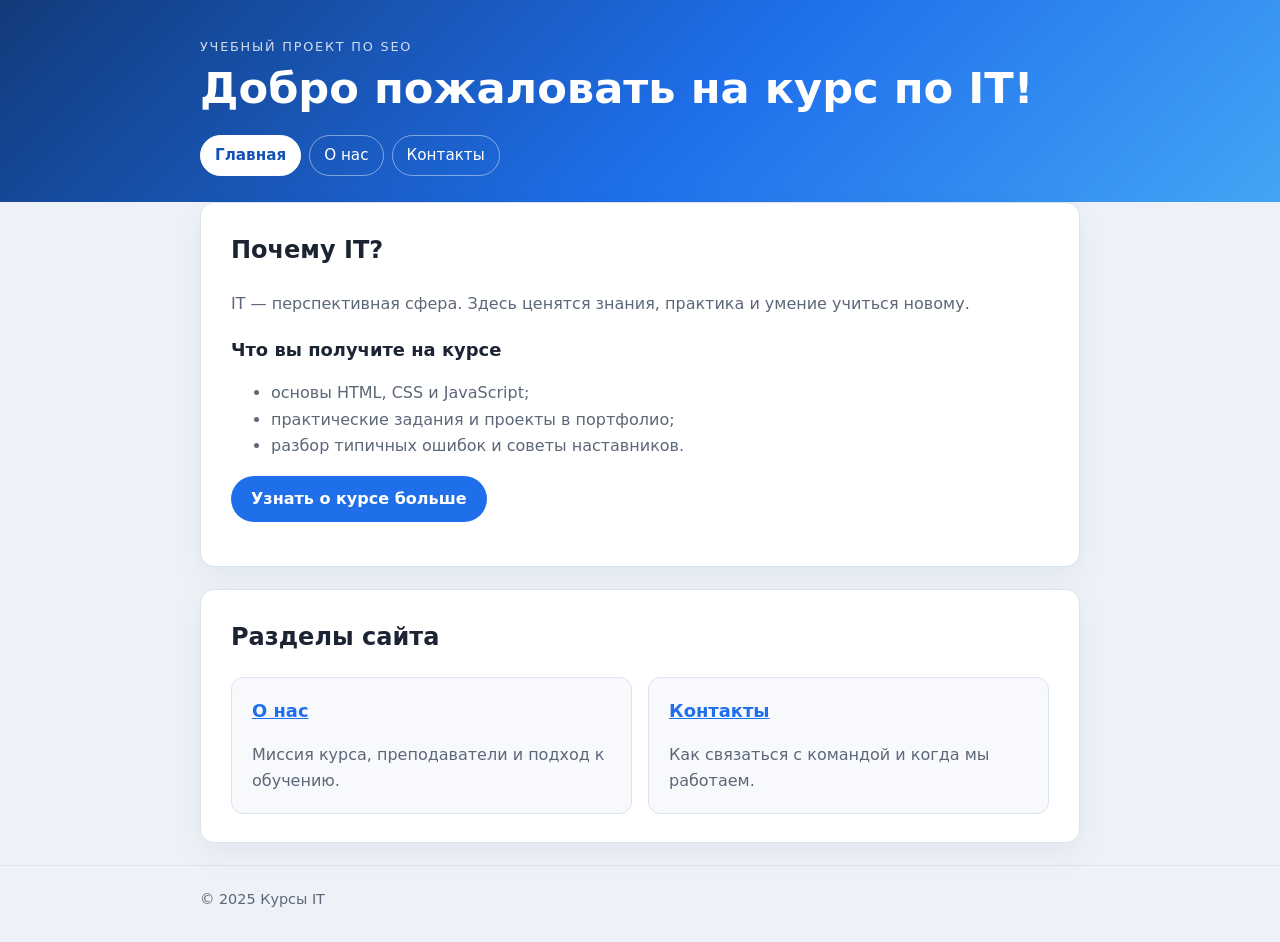
<file: index.html>
<!DOCTYPE html>
<html lang="ru">
<head>
  <meta charset="UTF-8">
  <title>Курсы IT — Главная</title>
  <meta name="description" content="Учебный сайт про курсы IT. SEO-анализ сайта на GitHub Pages.">
  <meta name="keywords" content="курсы, IT, программирование, веб-разработка, SEO">
  <meta name="robots" content="index, follow">
  <meta name="viewport" content="width=device-width, initial-scale=1">
  <link rel="canonical" href="https://dabdasovvalentin-max.github.io/dval-repo/index.html">
  <meta property="og:type" content="website">
  <meta property="og:locale" content="ru_RU">
  <meta property="og:title" content="Курсы IT — Учебный сайт">
  <meta property="og:description" content="Учебный сайт про курсы IT. SEO-анализ сайта.">
  <meta property="og:url" content="https://dabdasovvalentin-max.github.io/dval-repo/index.html">
  <meta name="twitter:card" content="summary">
  <meta name="theme-color" content="#1f6feb">
  <link rel="icon" href="data:image/svg+xml,<svg xmlns='http://www.w3.org/2000/svg' viewBox='0 0 100 100'><text y='.9em' font-size='90'>💻</text></svg>">
  <link rel="stylesheet" href="style.css">
</head>
<body>
  <a class="skip-link" href="#main">Перейти к содержимому</a>

  <header class="site-header">
    <div class="container">
      <p class="site-label">Учебный проект по SEO</p>
      <h1>Добро пожаловать на курс по IT!</h1>
      <nav aria-label="Основная навигация">
        <ul class="nav-list">
          <li><a href="index.html" aria-current="page">Главная</a></li>
          <li><a href="about.html">О нас</a></li>
          <li><a href="contacts.html">Контакты</a></li>
        </ul>
      </nav>
    </div>
  </header>

  <main id="main" class="container">
    <article class="card">
      <h2>Почему IT?</h2>
      <p>IT — перспективная сфера. Здесь ценятся знания, практика и умение учиться новому.</p>
      <h3>Что вы получите на курсе</h3>
      <ul>
        <li>основы HTML, CSS и JavaScript;</li>
        <li>практические задания и проекты в портфолио;</li>
        <li>разбор типичных ошибок и советы наставников.</li>
      </ul>
      <p><a class="button" href="about.html">Узнать о курсе больше</a></p>
    </article>

    <section class="card" aria-labelledby="pages-title">
      <h2 id="pages-title">Разделы сайта</h2>
      <div class="grid">
        <article class="tile">
          <h3><a href="about.html">О нас</a></h3>
          <p>Миссия курса, преподаватели и подход к обучению.</p>
        </article>
        <article class="tile">
          <h3><a href="contacts.html">Контакты</a></h3>
          <p>Как связаться с командой и когда мы работаем.</p>
        </article>
      </div>
    </section>
  </main>

  <footer class="site-footer">
    <div class="container">
      <p>&copy; 2025 Курсы IT</p>
    </div>
  </footer>
</body>
</html>
</file>
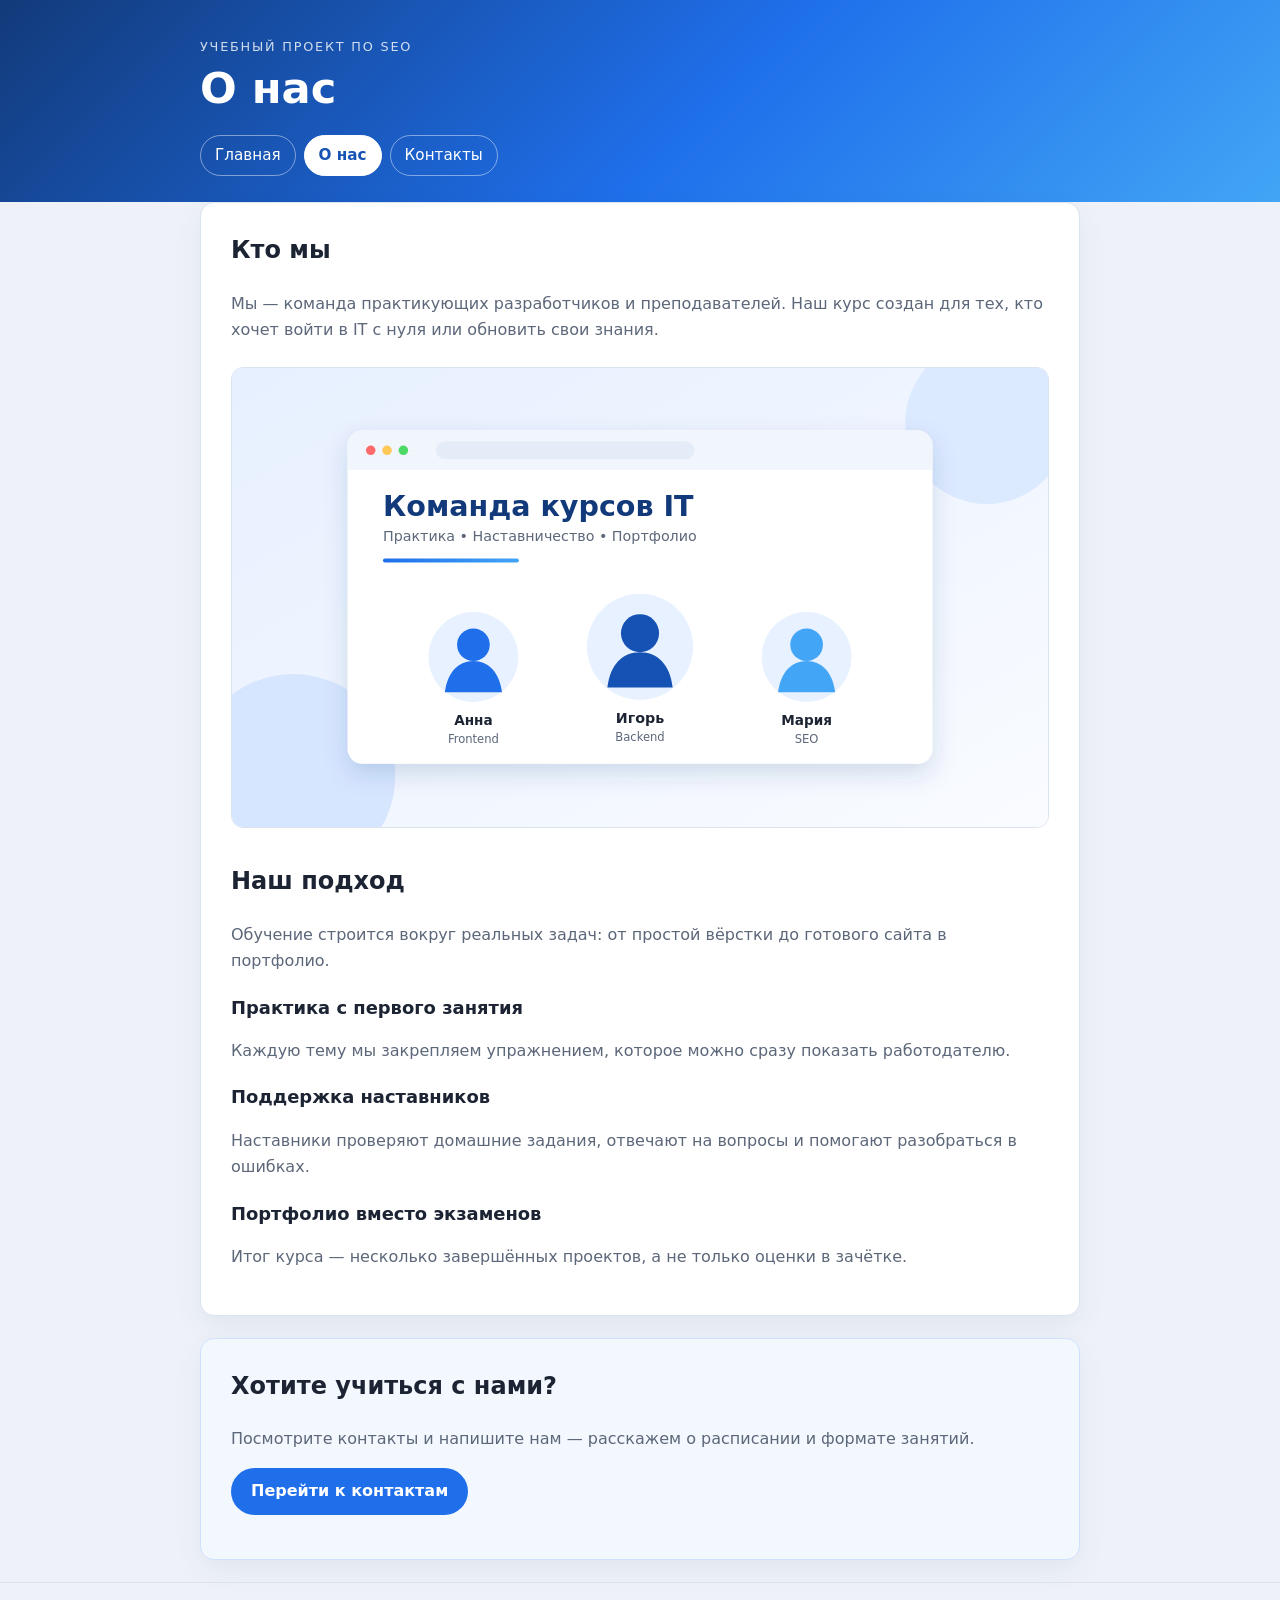
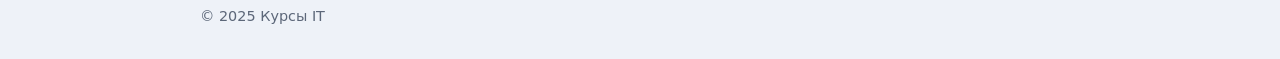
<file: about.html>
<!DOCTYPE html>
<html lang="ru">
<head>
  <meta charset="UTF-8">
  <title>О нас — Курсы IT</title>
  <meta name="description" content="О школе курсов IT: миссия, преподаватели и подход к обучению. Узнайте, как мы помогаем освоить программирование с нуля.">
  <meta name="keywords" content="о курсах IT, преподаватели, обучение программированию, школа IT">
  <meta name="robots" content="index, follow">
  <meta name="viewport" content="width=device-width, initial-scale=1">
  <link rel="canonical" href="https://dabdasovvalentin-max.github.io/dval-repo/about.html">
  <meta property="og:type" content="website">
  <meta property="og:locale" content="ru_RU">
  <meta property="og:title" content="О нас — Курсы IT">
  <meta property="og:description" content="Миссия, преподаватели и подход к обучению на курсах IT.">
  <meta property="og:url" content="https://dabdasovvalentin-max.github.io/dval-repo/about.html">
  <meta name="twitter:card" content="summary">
  <meta name="theme-color" content="#1f6feb">
  <link rel="icon" href="data:image/svg+xml,<svg xmlns='http://www.w3.org/2000/svg' viewBox='0 0 100 100'><text y='.9em' font-size='90'>💻</text></svg>">
  <link rel="stylesheet" href="style.css">
</head>
<body>
  <a class="skip-link" href="#main">Перейти к содержимому</a>

  <header class="site-header">
    <div class="container">
      <p class="site-label">Учебный проект по SEO</p>
      <h1>О нас</h1>
      <nav aria-label="Основная навигация">
        <ul class="nav-list">
          <li><a href="index.html">Главная</a></li>
          <li><a href="about.html" aria-current="page">О нас</a></li>
          <li><a href="contacts.html">Контакты</a></li>
        </ul>
      </nav>
    </div>
  </header>

  <main id="main" class="container">
    <article class="card">
      <h2>Кто мы</h2>
      <p>Мы — команда практикующих разработчиков и преподавателей. Наш курс создан для тех, кто хочет войти в IT с нуля или обновить свои знания.</p>

      <img class="page-image" src="images/about-team.svg" width="1200" height="675" alt="Команда преподавателей курсов IT за работой над учебным веб-проектом">

      <h2>Наш подход</h2>
      <p>Обучение строится вокруг реальных задач: от простой вёрстки до готового сайта в портфолио.</p>

      <h3>Практика с первого занятия</h3>
      <p>Каждую тему мы закрепляем упражнением, которое можно сразу показать работодателю.</p>

      <h3>Поддержка наставников</h3>
      <p>Наставники проверяют домашние задания, отвечают на вопросы и помогают разобраться в ошибках.</p>

      <h3>Портфолио вместо экзаменов</h3>
      <p>Итог курса — несколько завершённых проектов, а не только оценки в зачётке.</p>
    </article>

    <section class="card callout" aria-labelledby="next-title">
      <h2 id="next-title">Хотите учиться с нами?</h2>
      <p>Посмотрите контакты и напишите нам — расскажем о расписании и формате занятий.</p>
      <p><a class="button" href="contacts.html">Перейти к контактам</a></p>
    </section>
  </main>

  <footer class="site-footer">
    <div class="container">
      <p>&copy; 2025 Курсы IT</p>
    </div>
  </footer>
</body>
</html>
</file>
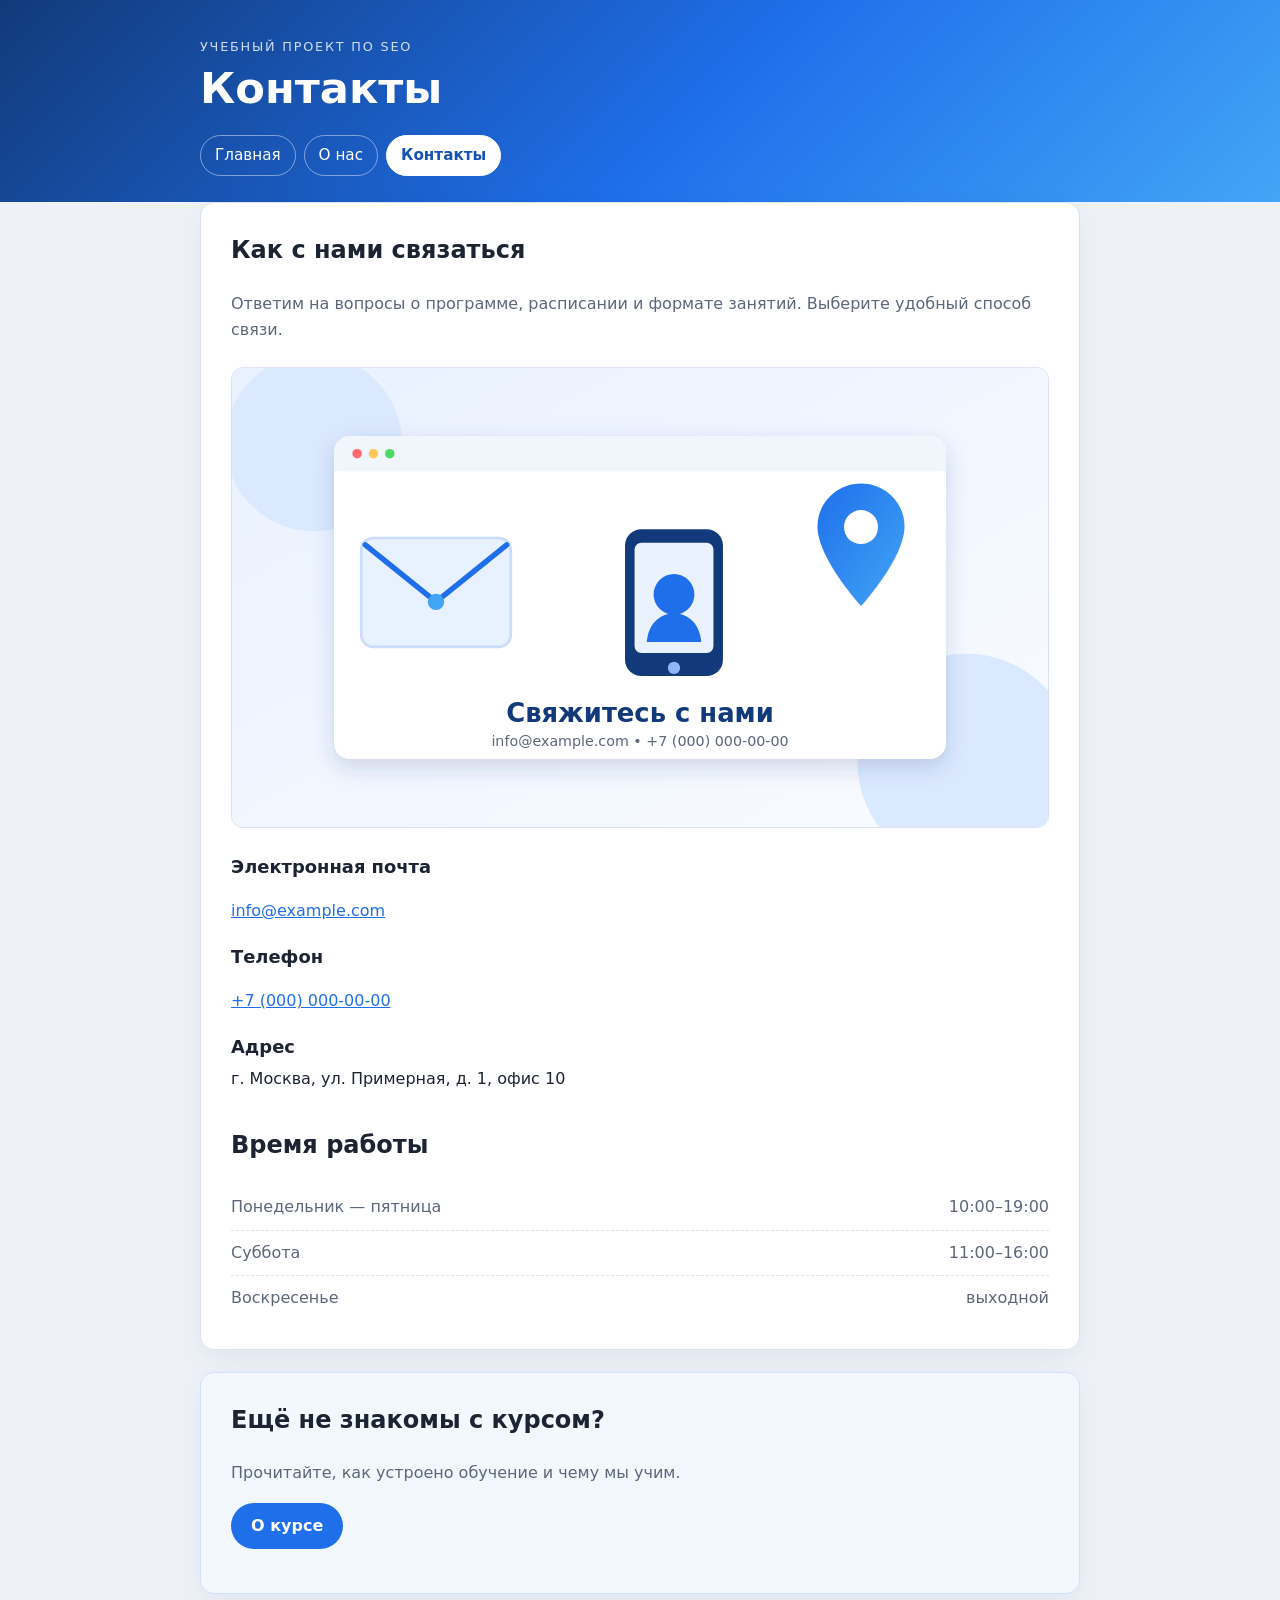
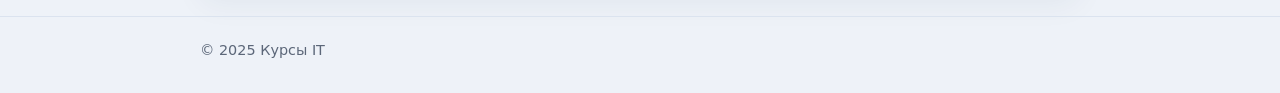
<file: contacts.html>
<!DOCTYPE html>
<html lang="ru">
<head>
  <meta charset="UTF-8">
  <title>Контакты — Курсы IT</title>
  <meta name="description" content="Контакты курсов IT: электронная почта, телефон и адрес офиса. Свяжитесь с нами, чтобы узнать о расписании и стоимости обучения.">
  <meta name="keywords" content="контакты курсов IT, записаться на курс, обучение программированию, офис">
  <meta name="robots" content="index, follow">
  <meta name="viewport" content="width=device-width, initial-scale=1">
  <link rel="canonical" href="https://dabdasovvalentin-max.github.io/dval-repo/contacts.html">
  <meta property="og:type" content="website">
  <meta property="og:locale" content="ru_RU">
  <meta property="og:title" content="Контакты — Курсы IT">
  <meta property="og:description" content="Электронная почта, телефон и адрес офиса курсов IT.">
  <meta property="og:url" content="https://dabdasovvalentin-max.github.io/dval-repo/contacts.html">
  <meta name="twitter:card" content="summary">
  <meta name="theme-color" content="#1f6feb">
  <link rel="icon" href="data:image/svg+xml,<svg xmlns='http://www.w3.org/2000/svg' viewBox='0 0 100 100'><text y='.9em' font-size='90'>💻</text></svg>">
  <link rel="stylesheet" href="style.css">
</head>
<body>
  <a class="skip-link" href="#main">Перейти к содержимому</a>

  <header class="site-header">
    <div class="container">
      <p class="site-label">Учебный проект по SEO</p>
      <h1>Контакты</h1>
      <nav aria-label="Основная навигация">
        <ul class="nav-list">
          <li><a href="index.html">Главная</a></li>
          <li><a href="about.html">О нас</a></li>
          <li><a href="contacts.html" aria-current="page">Контакты</a></li>
        </ul>
      </nav>
    </div>
  </header>

  <main id="main" class="container">
    <article class="card">
      <h2>Как с нами связаться</h2>
      <p>Ответим на вопросы о программе, расписании и формате занятий. Выберите удобный способ связи.</p>

      <img class="page-image" src="images/contacts-office.svg" width="1200" height="675" alt="Стилизованная иллюстрация офиса курсов IT с конвертом и телефоном">

      <h3>Электронная почта</h3>
      <p><a href="mailto:info@example.com">info@example.com</a></p>

      <h3>Телефон</h3>
      <p><a href="tel:+70000000000">+7 (000) 000-00-00</a></p>

      <h3>Адрес</h3>
      <address>
        г. Москва, ул. Примерная, д. 1, офис 10
      </address>

      <h2>Время работы</h2>
      <ul class="schedule">
        <li><span>Понедельник — пятница</span> <span>10:00–19:00</span></li>
        <li><span>Суббота</span> <span>11:00–16:00</span></li>
        <li><span>Воскресенье</span> <span>выходной</span></li>
      </ul>
    </article>

    <section class="card callout" aria-labelledby="back-title">
      <h2 id="back-title">Ещё не знакомы с курсом?</h2>
      <p>Прочитайте, как устроено обучение и чему мы учим.</p>
      <p><a class="button" href="about.html">О курсе</a></p>
    </section>
  </main>

  <footer class="site-footer">
    <div class="container">
      <p>&copy; 2025 Курсы IT</p>
    </div>
  </footer>
</body>
</html>
</file>
<file: style.css>
:root {
  --brand: #1f6feb;
  --brand-dark: #1552b3;
  --ink: #1c2433;
  --muted: #5c6779;
  --surface: #ffffff;
  --bg: #eef2f8;
  --line: #dbe3ef;
  --radius: 14px;
}

* {
  box-sizing: border-box;
}

html {
  scroll-behavior: smooth;
}

body {
  margin: 0;
  font-family: system-ui, -apple-system, "Segoe UI", Roboto, Arial, sans-serif;
  line-height: 1.65;
  color: var(--ink);
  background: var(--bg);
}

a {
  color: var(--brand);
}

a:hover,
a:focus {
  color: var(--brand-dark);
}

.container {
  width: 100%;
  max-width: 920px;
  margin: 0 auto;
  padding: 0 20px;
}

.skip-link {
  position: absolute;
  left: -9999px;
  top: 0;
  padding: 10px 16px;
  background: #fff;
  color: var(--ink);
  z-index: 10;
}

.skip-link:focus {
  left: 12px;
  top: 12px;
}

.site-header {
  padding: 36px 0 26px;
  color: #fff;
  background: linear-gradient(135deg, #123a7a 0%, #1f6feb 55%, #42a5f5 100%);
}

.site-label {
  margin: 0 0 6px;
  font-size: 0.8rem;
  letter-spacing: 0.14em;
  text-transform: uppercase;
  opacity: 0.8;
}

.site-header h1 {
  margin: 0 0 20px;
  font-size: clamp(1.8rem, 5vw, 2.7rem);
  line-height: 1.2;
}

.nav-list {
  display: flex;
  flex-wrap: wrap;
  gap: 8px;
  margin: 0;
  padding: 0;
  list-style: none;
}

.nav-list a {
  display: inline-block;
  padding: 7px 14px;
  border: 1px solid rgba(255, 255, 255, 0.45);
  border-radius: 999px;
  color: #fff;
  text-decoration: none;
  font-size: 0.95rem;
}

.nav-list a:hover,
.nav-list a:focus {
  background: rgba(255, 255, 255, 0.16);
  color: #fff;
}

.nav-list a[aria-current="page"] {
  background: #fff;
  border-color: #fff;
  color: var(--brand-dark);
  font-weight: 600;
}

main {
  padding: 34px 20px 48px;
}

.card {
  margin-bottom: 22px;
  padding: 28px 30px;
  background: var(--surface);
  border: 1px solid var(--line);
  border-radius: var(--radius);
  box-shadow: 0 10px 30px rgba(24, 44, 84, 0.06);
}

.card h2 {
  margin-top: 0;
  font-size: 1.5rem;
}

.card h2:not(:first-child) {
  margin-top: 34px;
}

.card h3 {
  margin-bottom: 4px;
  font-size: 1.12rem;
}

.card p,
.card li {
  color: var(--muted);
}

.page-image {
  display: block;
  width: 100%;
  height: auto;
  margin: 24px 0;
  border: 1px solid var(--line);
  border-radius: 12px;
}

.grid {
  display: grid;
  grid-template-columns: repeat(auto-fit, minmax(220px, 1fr));
  gap: 16px;
}

.tile {
  padding: 18px 20px;
  background: #f7f9fd;
  border: 1px solid var(--line);
  border-radius: 12px;
}

.tile h3 {
  margin-top: 0;
}

.tile p {
  margin-bottom: 0;
}

.button {
  display: inline-block;
  padding: 10px 20px;
  border-radius: 999px;
  background: var(--brand);
  color: #fff;
  text-decoration: none;
  font-weight: 600;
}

.button:hover,
.button:focus {
  background: var(--brand-dark);
  color: #fff;
}

.callout {
  background: #f3f8ff;
  border-color: #cfe1ff;
}

.address,
address {
  font-style: normal;
}

.schedule {
  margin: 0;
  padding: 0;
  list-style: none;
}

.schedule li {
  display: flex;
  justify-content: space-between;
  gap: 16px;
  padding: 9px 0;
  border-bottom: 1px dashed var(--line);
}

.schedule li:last-child {
  border-bottom: none;
}

.site-footer {
  padding: 22px 0 30px;
  color: var(--muted);
  font-size: 0.9rem;
  border-top: 1px solid var(--line);
}

.site-footer p {
  margin: 0;
}

@media (max-width: 560px) {
  .card {
    padding: 22px 20px;
  }

  .schedule li {
    flex-direction: column;
    gap: 0;
  }
}
</file>
